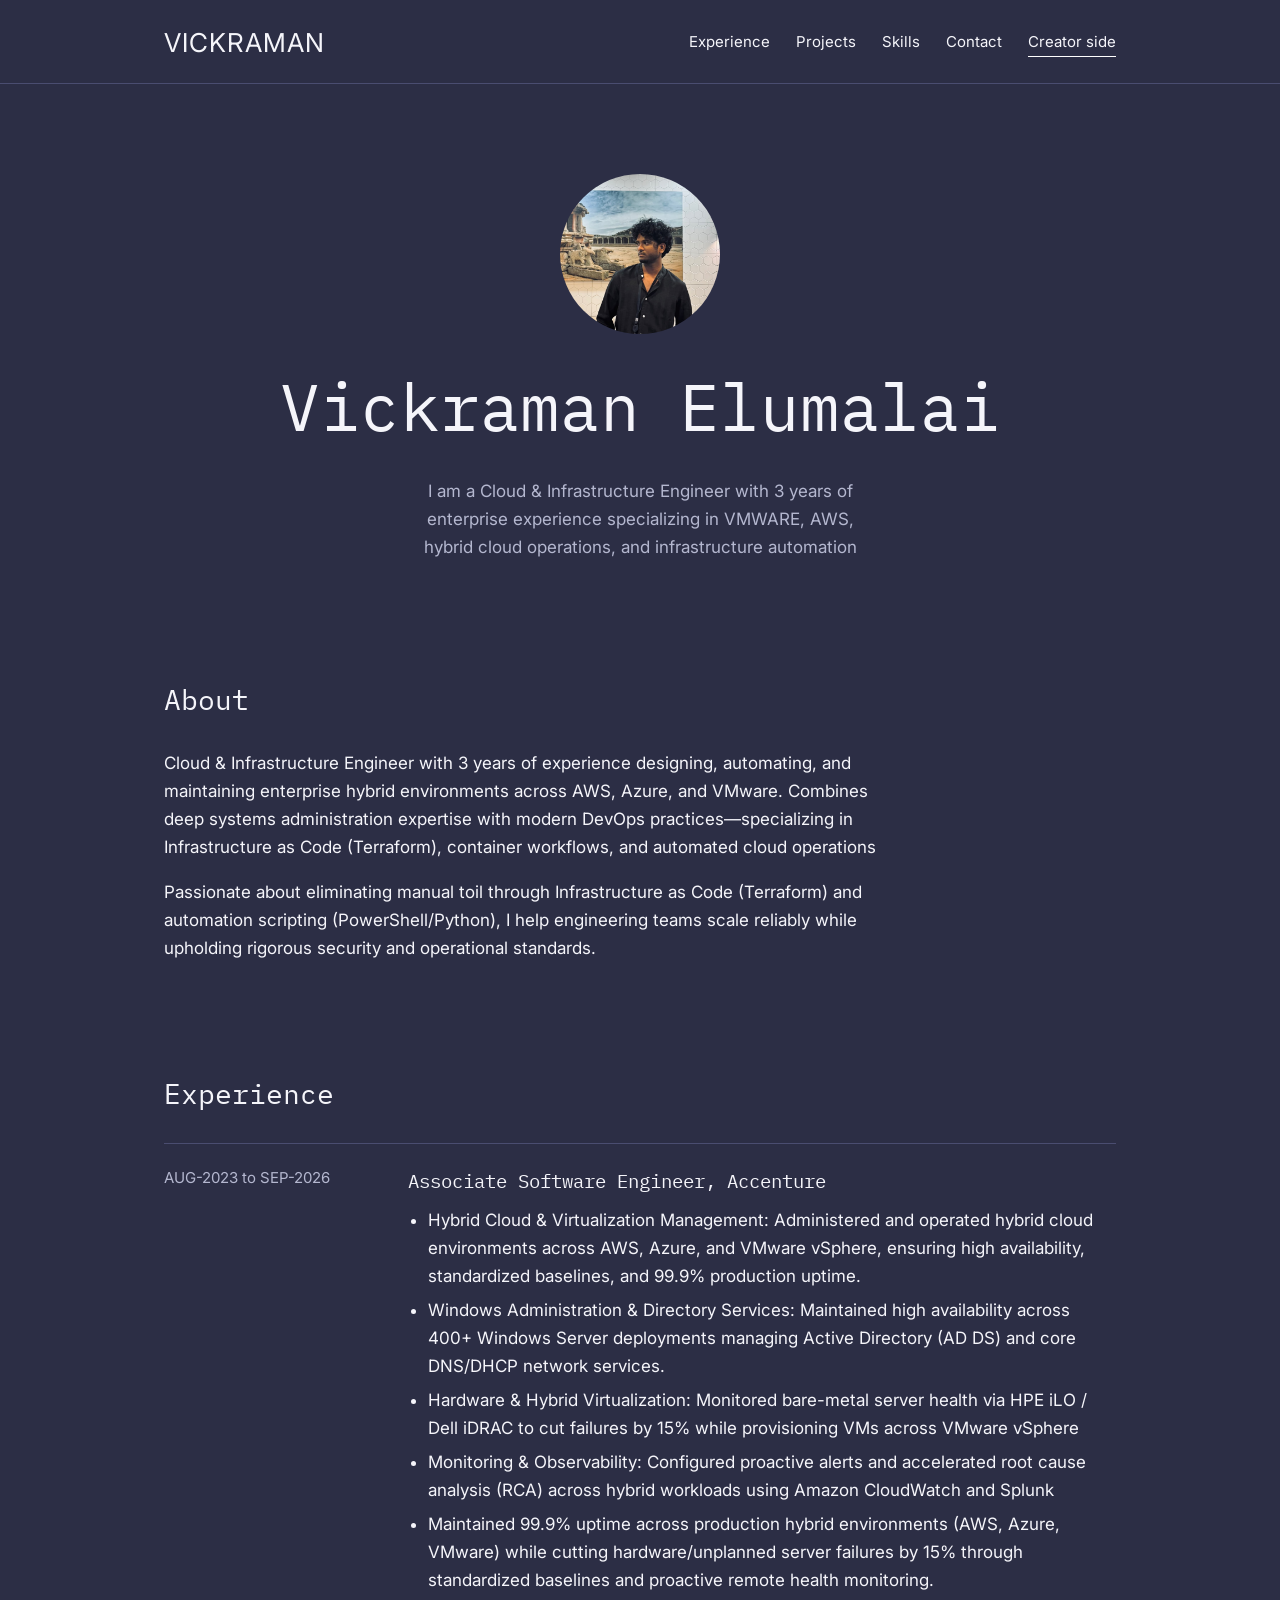
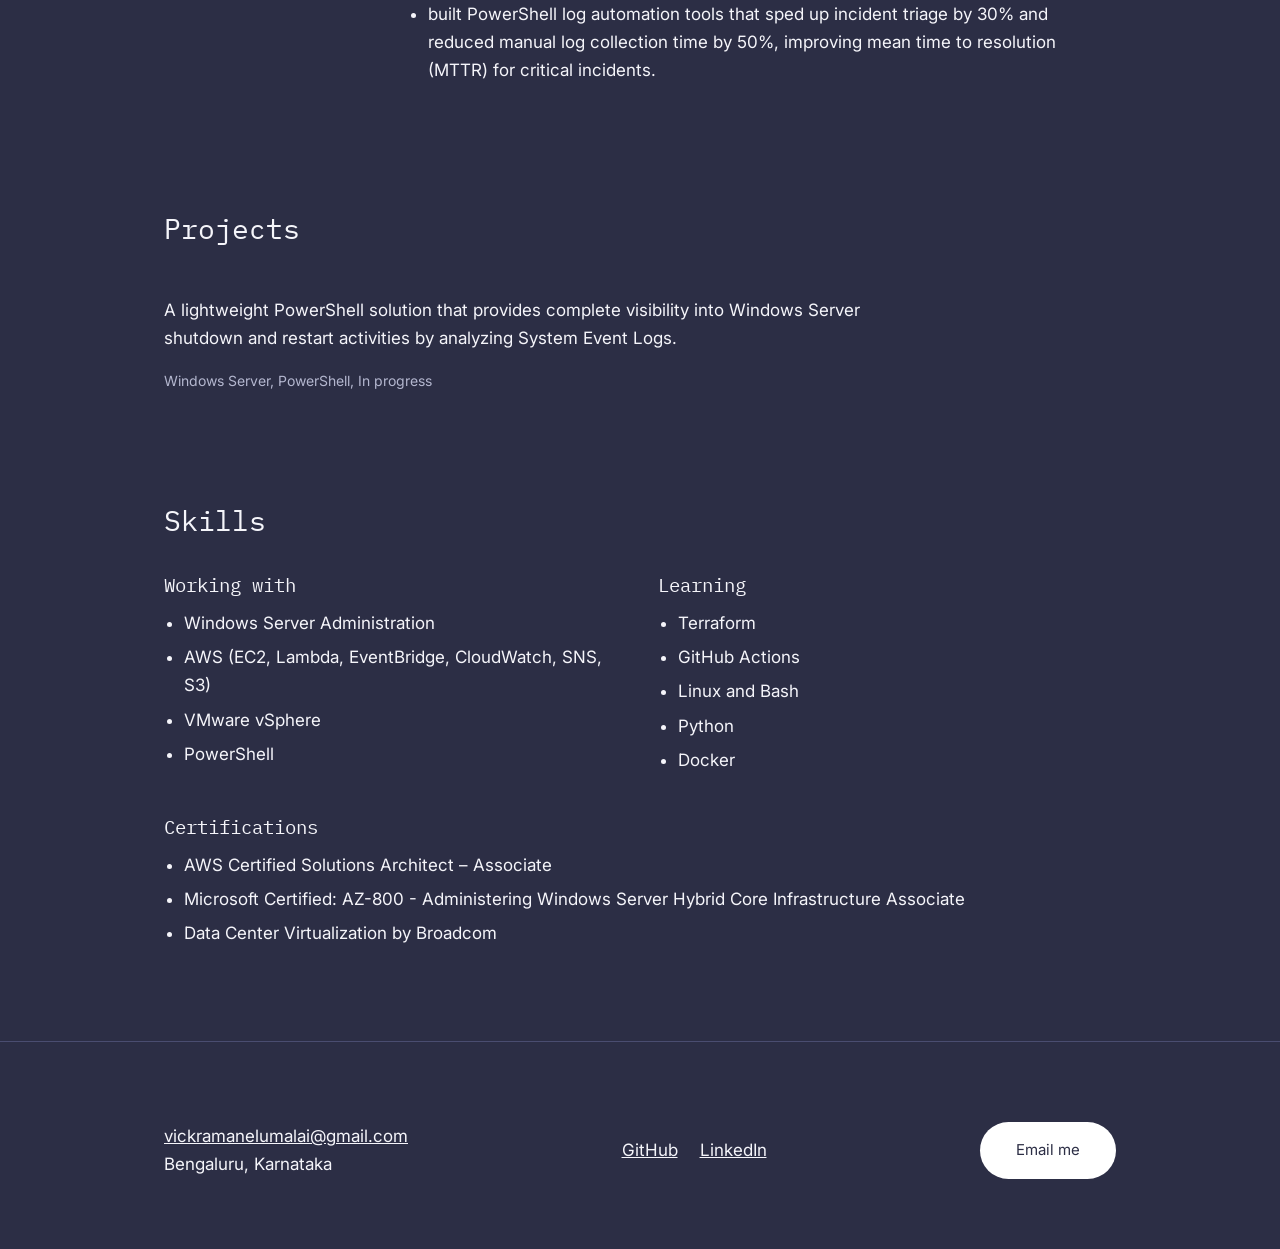
<file: index.html>
<!doctype html><html lang="en"><head><meta charset="utf-8"><meta name="viewport" content="width=device-width,initial-scale=1">
<title>Portfolio</title>
<link rel="preconnect" href="https://fonts.googleapis.com"><link rel="preconnect" href="https://fonts.gstatic.com" crossorigin>
<link href="https://fonts.googleapis.com/css2?family=IBM+Plex+Mono:wght@400;500&family=Inter:wght@400;500&display=swap" rel="stylesheet">
<link rel="stylesheet" href="career.css"></head>
<body data-page="career"><div id="app"></div><script src="content.js"></script><script src="render.js"></script></body></html>
</file>
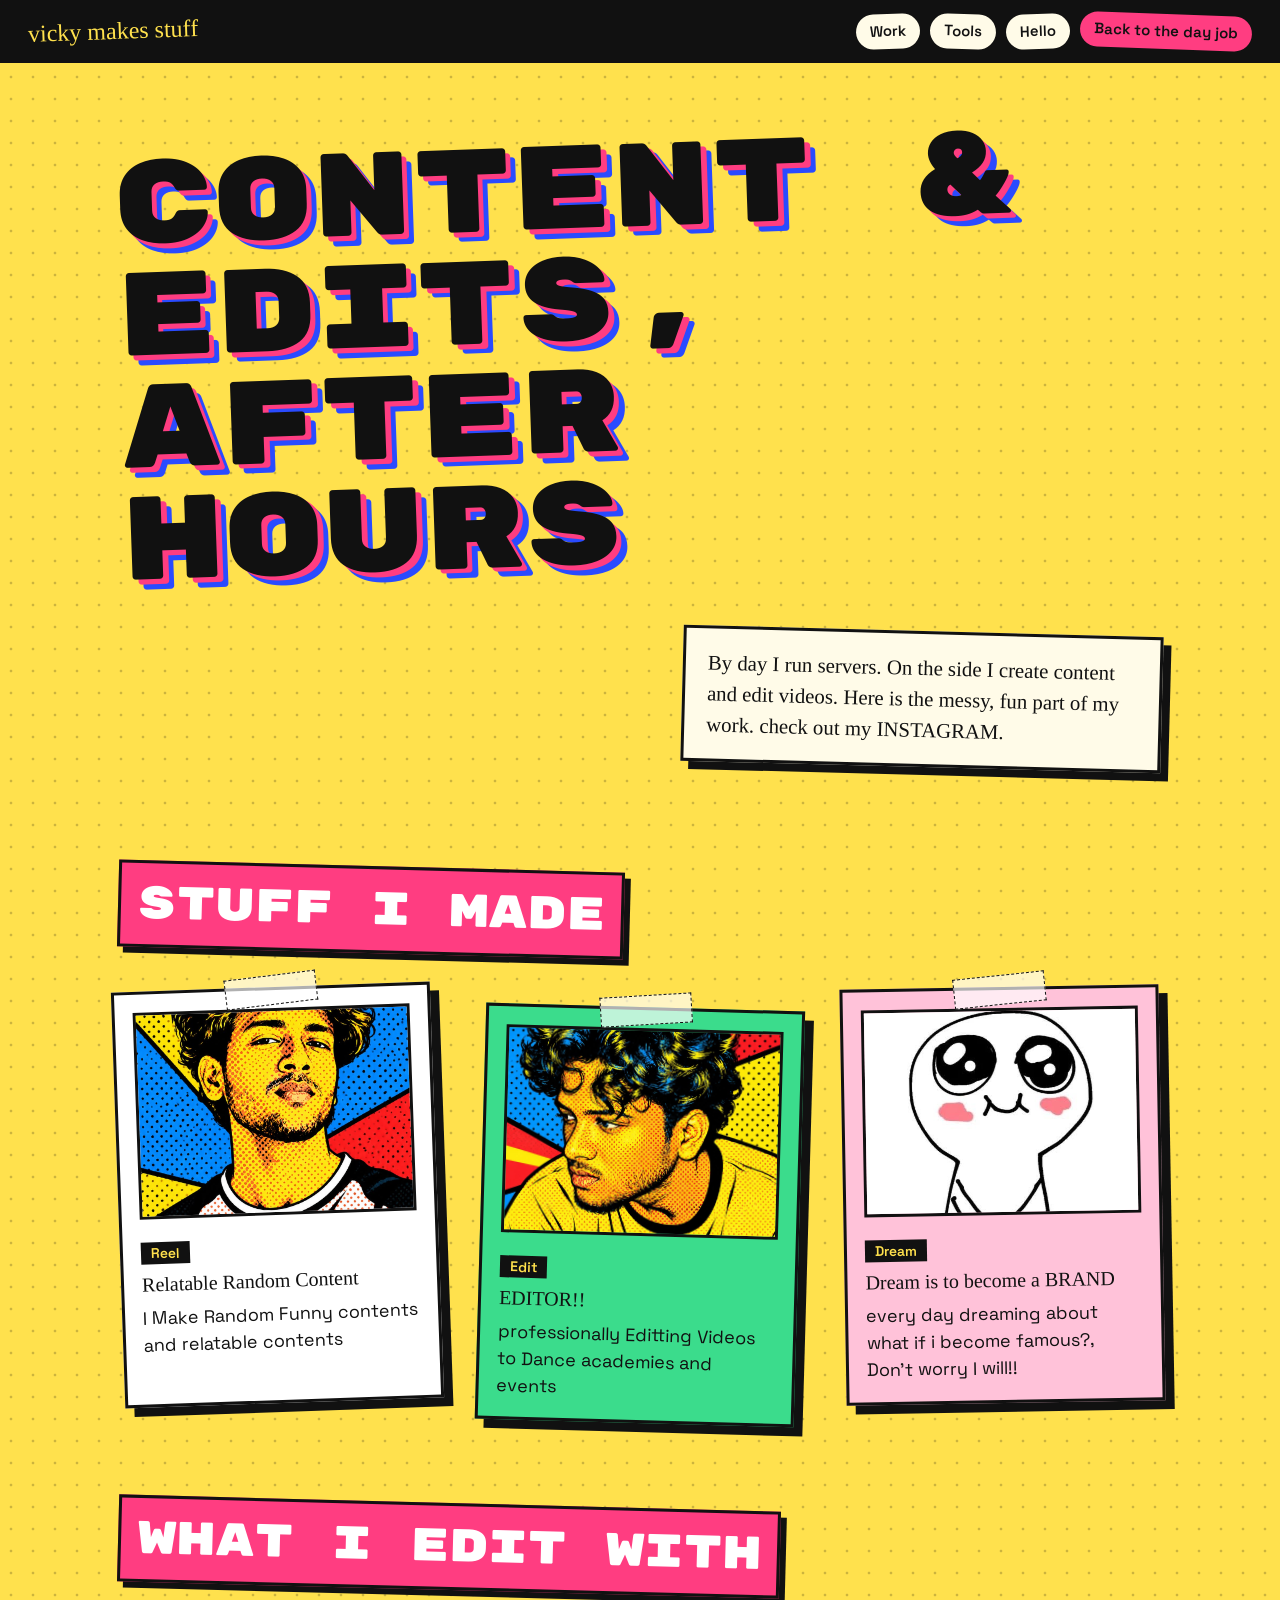
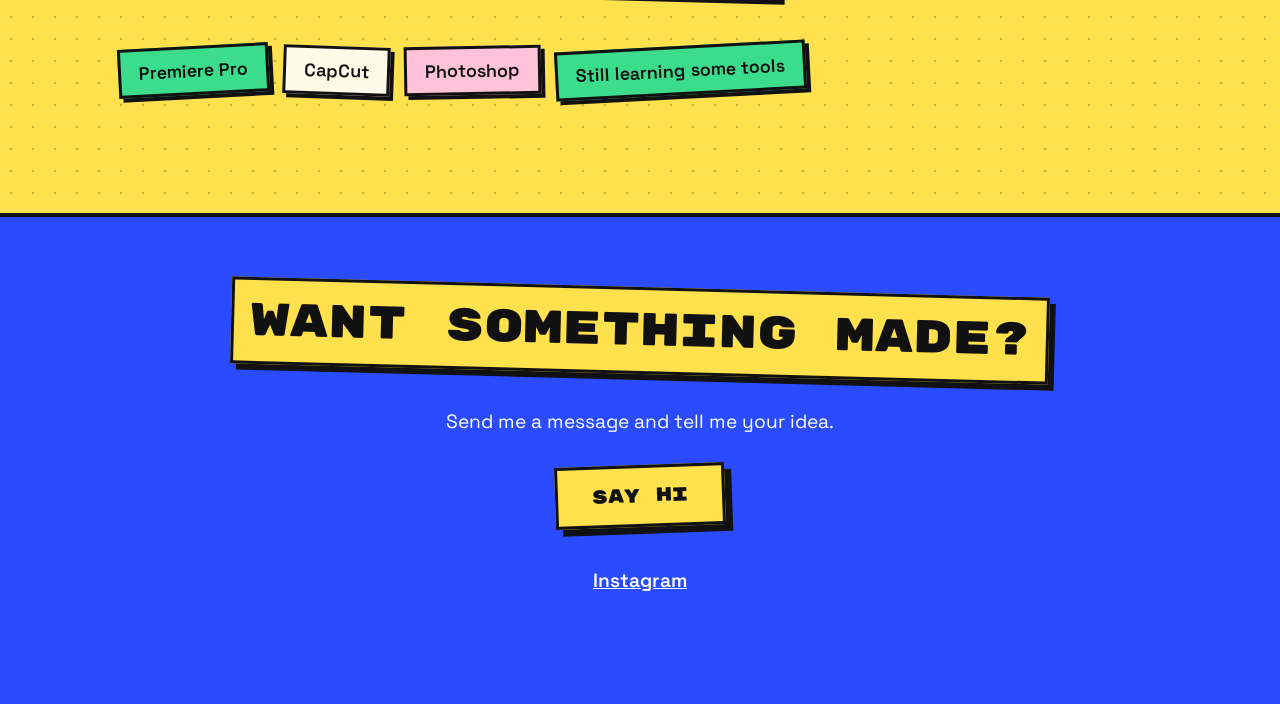
<file: creator.html>
<!doctype html><html lang="en"><head><meta charset="utf-8"><meta name="viewport" content="width=device-width,initial-scale=1">
<title>Creator</title>
<link rel="preconnect" href="https://fonts.googleapis.com"><link rel="preconnect" href="https://fonts.gstatic.com" crossorigin>
<link href="https://fonts.googleapis.com/css2?family=Permanent+Marker&family=Rubik+Mono+One&family=Space+Grotesk:wght@400;600&display=swap" rel="stylesheet">
<link rel="stylesheet" href="creator.css"></head>
<body data-page="creator"><div id="app"></div><script src="content.js"></script><script src="render.js"></script></body></html>
</file>
<file: career.css>
:root{--bg:#2c2e45;--ink:#f5f5fa;--mute:#b4b7cf;--line:#4a4d70}
*{box-sizing:border-box}html{scroll-behavior:smooth}
body{margin:0;background:var(--bg);color:var(--ink);font:400 17px/1.65 Inter,system-ui,sans-serif}
a{color:inherit}a:focus-visible{outline:2px solid #fff;outline-offset:3px}
.wrap{max-width:1000px;margin:0 auto;padding:0 24px}
.top{position:sticky;top:0;background:var(--bg);z-index:5;border-bottom:1px solid var(--line)}
.bar{display:flex;justify-content:space-between;align-items:center;padding-top:22px;padding-bottom:18px;gap:16px;flex-wrap:wrap}
.brand{font-size:26px;text-decoration:none;letter-spacing:.04em}
nav{display:flex;gap:26px;flex-wrap:wrap}nav a{text-decoration:none;font-size:15px;padding-bottom:2px;border-bottom:1px solid transparent}
nav a:hover,nav a.switch{border-bottom-color:#fff}
h1,h2,h3{font-family:"IBM Plex Mono",monospace;font-weight:400;margin:0}
.hero{text-align:center;padding:90px 0 70px}.hero h1{font-size:clamp(34px,7vw,66px);line-height:1.1}
.hero p{max-width:40ch;margin:34px auto 0;color:var(--mute)}
.photo{width:160px;height:160px;object-fit:cover;border-radius:50%;margin-bottom:28px}
section{padding:46px 0}section h2{font-size:28px;margin-bottom:26px}section p{max-width:65ch}
h3{font-size:19px;margin-bottom:8px}
.row{display:grid;grid-template-columns:220px 1fr;gap:24px;padding:22px 0;border-top:1px solid var(--line)}
.when{color:var(--mute);font-size:15px}ul{padding-left:20px;margin:8px 0}li{margin:6px 0}
.grid{display:grid;grid-template-columns:repeat(auto-fit,minmax(300px,1fr));gap:48px}
.grid img{width:100%;aspect-ratio:4/3;object-fit:cover;margin-bottom:16px}.tags{color:var(--mute);font-size:14px}
.cols{display:grid;grid-template-columns:repeat(auto-fit,minmax(260px,1fr));gap:36px;margin-bottom:30px}
footer{padding:80px 0 70px;margin-top:40px;border-top:1px solid var(--line)}
.foot{display:flex;justify-content:space-between;align-items:center;gap:30px;flex-wrap:wrap}
.soc{display:flex;gap:22px}.btn{background:#fff;color:#2c2e45;text-decoration:none;padding:16px 36px;border-radius:999px;font-size:15px}
.btn:hover{background:#dfe0ee}
@media(max-width:700px){.row{grid-template-columns:1fr;gap:6px}.hero{padding:60px 0 40px}nav{gap:16px}}
</file>
<file: creator.css>
:root{--pink:#ff3d81;--blue:#2a4bff;--yellow:#ffe14d;--green:#3bdc8c;--ink:#111;--paper:#fffbe8}
*{box-sizing:border-box}html{scroll-behavior:smooth}
body{margin:0;color:var(--ink);font:400 18px/1.5 "Space Grotesk",system-ui,sans-serif;overflow-x:hidden;
background:var(--yellow) radial-gradient(#0003 1.5px,transparent 1.6px) 0 0/22px 22px}
a{color:inherit}a:focus-visible{outline:4px solid var(--blue);outline-offset:3px}
.top{display:flex;justify-content:space-between;align-items:center;gap:14px;flex-wrap:wrap;background:var(--ink);padding:14px 28px;position:sticky;top:0;z-index:5}
.brand{font:1.5rem "Permanent Marker",cursive;color:var(--yellow);text-decoration:none;transform:rotate(-2deg)}
nav{display:flex;gap:10px;flex-wrap:wrap}nav a{background:var(--paper);padding:6px 14px;border-radius:999px;text-decoration:none;font-weight:600;font-size:15px}
nav a:nth-child(odd){transform:rotate(-2deg)}nav a:nth-child(even){transform:rotate(2deg)}nav a:last-child{background:var(--pink)}nav a:hover{background:var(--green)}
h1,h2{font-family:"Rubik Mono One",sans-serif;font-weight:400;margin:0;text-transform:uppercase}
.hero{padding:70px 28px 50px;max-width:1100px;margin:0 auto}
h1{font-size:clamp(40px,10vw,118px);line-height:.95;transform:rotate(-2deg);text-shadow:5px 5px 0 var(--pink),10px 10px 0 var(--blue)}
.sticker{background:var(--paper);border:3px solid var(--ink);box-shadow:8px 8px 0 var(--ink);padding:18px 22px;max-width:480px;margin:50px 0 0 auto;transform:rotate(1.5deg);font-family:"Permanent Marker",cursive;font-size:1.3rem}
section{max-width:1100px;margin:0 auto;padding:50px 28px}
section h2{font-size:clamp(26px,5vw,46px);margin-bottom:34px;display:inline-block;background:var(--pink);color:#fff;padding:6px 16px;transform:rotate(1.5deg);border:3px solid var(--ink);box-shadow:6px 6px 0 var(--ink)}
.grid{display:grid;grid-template-columns:repeat(auto-fit,minmax(250px,1fr));gap:44px}
.card{position:relative;background:#fff;border:3px solid var(--ink);box-shadow:9px 9px 0 var(--ink);padding:18px;transition:transform .2s}
.card::before{content:"";position:absolute;top:-15px;left:50%;width:90px;height:28px;margin-left:-45px;background:#fffa;border:1px dashed var(--ink);transform:rotate(-5deg)}
.card:nth-child(3n+1){transform:rotate(-2deg)}.card:nth-child(3n+2){transform:rotate(1.6deg) translateY(20px)}.card:nth-child(3n){transform:rotate(-1deg)}
.card:nth-child(4n+2){background:var(--green)}.card:nth-child(4n+3){background:#ffc2d9}
.card:hover{transform:rotate(0) scale(1.04);z-index:2}
.card .cover{text-decoration:none;display:block}.card img{width:100%;aspect-ratio:4/3;object-fit:cover;border:3px solid var(--ink);margin-bottom:12px}
.card h3{font:1.25rem "Permanent Marker",cursive;margin:8px 0}.card p{margin:0}
.tag{background:var(--ink);color:var(--yellow);padding:2px 10px;font-weight:600;font-size:14px}
.chips{display:flex;flex-wrap:wrap;gap:14px;padding-top:4px}
.chips span{border:3px solid var(--ink);background:var(--paper);padding:8px 18px;font-weight:600;box-shadow:4px 4px 0 var(--ink)}
.chips span:nth-child(3n+1){transform:rotate(-3deg);background:var(--green)}.chips span:nth-child(3n+2){transform:rotate(2deg)}.chips span:nth-child(3n){transform:rotate(-1deg);background:#ffc2d9}
.hello{background:var(--blue);color:#fff;max-width:none;margin-top:50px;text-align:center;border-top:4px solid var(--ink);padding:70px 28px 80px}
.hello h2{background:var(--yellow);color:var(--ink)}.hello p{max-width:50ch;margin:0 auto 28px;font-size:1.2rem}
.btn{display:inline-block;background:var(--yellow);color:var(--ink);font:1.2rem "Rubik Mono One",sans-serif;text-decoration:none;padding:16px 34px;border:3px solid var(--ink);box-shadow:7px 7px 0 var(--ink);transform:rotate(-2deg)}
.btn:hover{background:var(--green);transform:rotate(1deg)}.hello .soc{display:flex;justify-content:center;gap:26px;margin-top:40px;font-weight:600}
@media(prefers-reduced-motion:reduce){*{transition:none!important;scroll-behavior:auto!important}}
@media(max-width:600px){.card:nth-child(n){transform:rotate(-1deg)}.sticker{margin-top:34px}}
</file>
